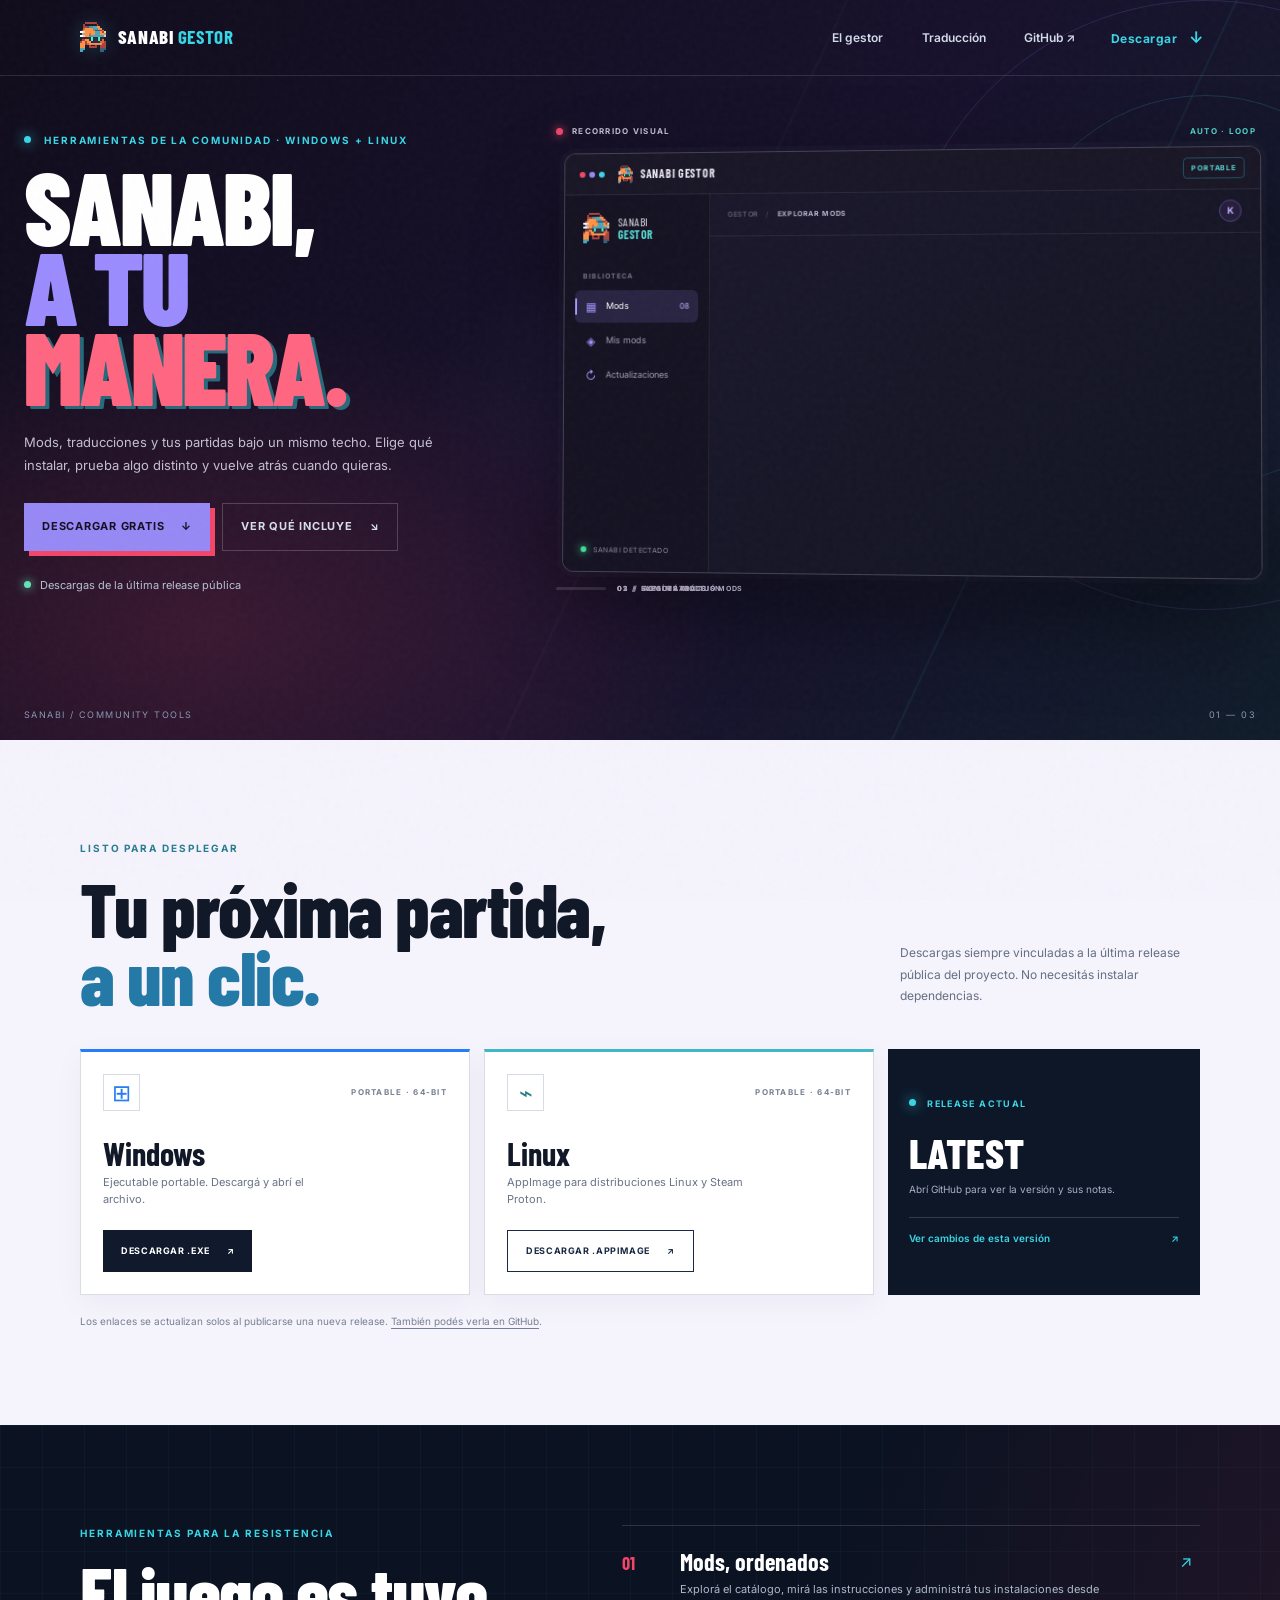
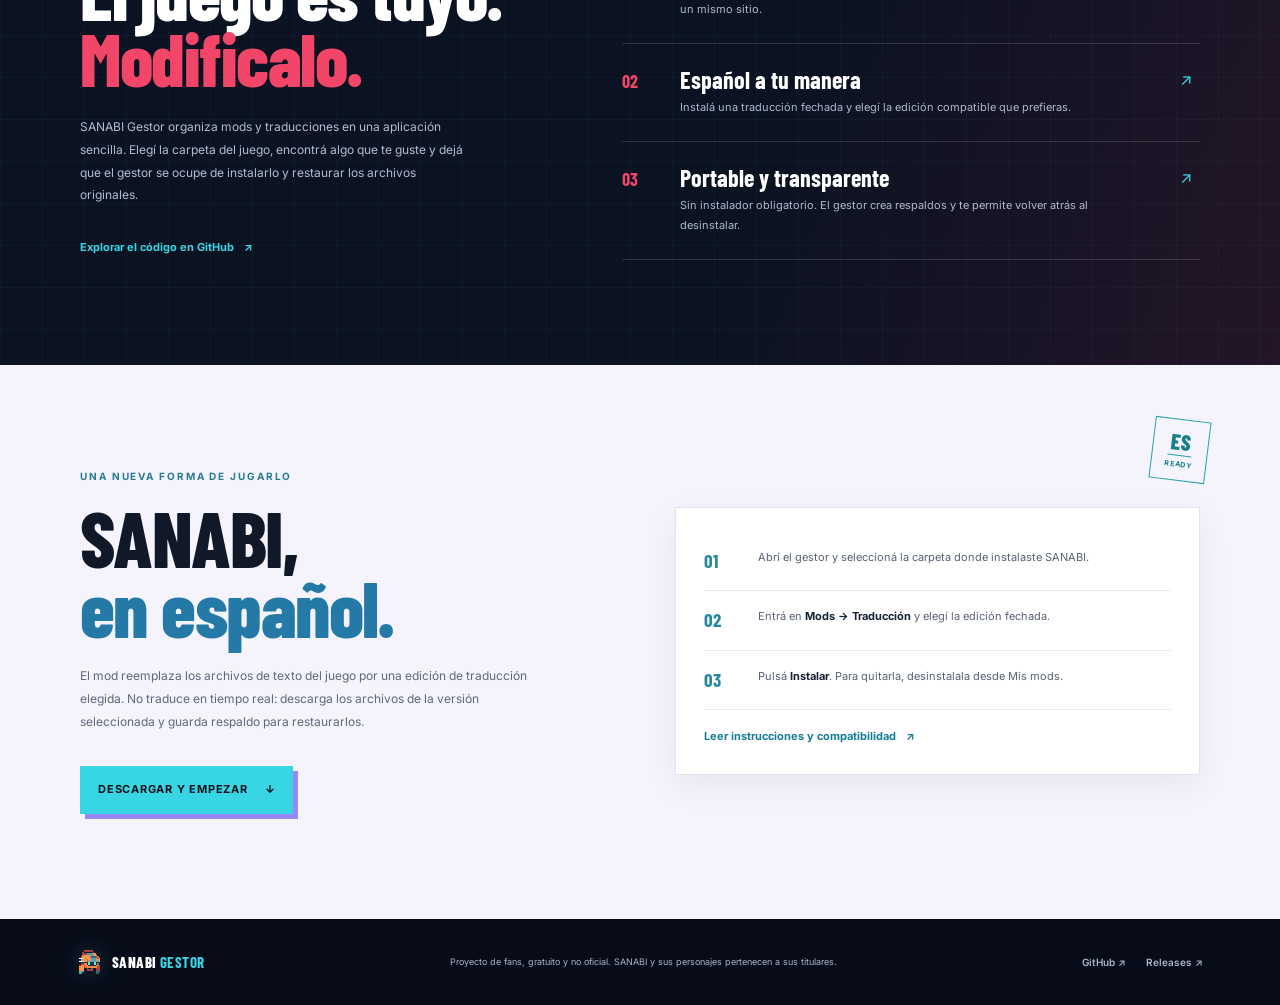
<file: website/index.html>
<!doctype html>
<html lang="es">
<head>
  <meta charset="utf-8">
  <meta name="viewport" content="width=device-width, initial-scale=1">
  <meta name="theme-color" content="#080c19">
  <meta name="description" content="SANABI Gestor: instala mods y traducciones de la comunidad. Descarga gratis la última versión portable para Windows o Linux.">
  <title>SANABI Gestor — Mods, traducciones y comunidad</title>
  <link rel="icon" type="image/x-icon" href="assets/favicon.ico">
  <link rel="apple-touch-icon" href="assets/gestor-icon.png">
  <link rel="preconnect" href="https://fonts.googleapis.com">
  <link rel="preconnect" href="https://fonts.gstatic.com" crossorigin>
  <link href="https://fonts.googleapis.com/css2?family=Barlow+Condensed:wght@500;600;700;800;900&family=Inter:wght@400;500;600;700&display=swap" rel="stylesheet">
  <link rel="stylesheet" href="styles.css">
  <script src="app.js" defer></script>
</head>
<body>
  <a class="skip-link" href="#contenido">Saltar al contenido</a>
  <div class="page-grain" aria-hidden="true"></div>
  <header class="topbar">
    <a class="brand" href="#inicio" aria-label="SANABI Gestor, inicio">
      <img class="brand-icon" src="assets/gestor-icon.png" alt="">
      <span>SANABI <b>GESTOR</b></span>
    </a>
    <nav aria-label="Navegación principal">
      <a href="#funciones">El gestor</a>
      <a href="#traduccion">Traducción</a>
      <a href="https://github.com/xXKuroiKenshiXx/SANABI-GESTOR" target="_blank" rel="noreferrer">GitHub <span aria-hidden="true">↗</span></a>
    </nav>
    <a class="nav-download" href="#descargar">Descargar <span aria-hidden="true">↓</span></a>
  </header>

  <main id="contenido">
    <section class="hero" id="inicio" aria-labelledby="hero-title">
      <div class="hero-orbit orbit-one" aria-hidden="true"></div><div class="hero-orbit orbit-two" aria-hidden="true"></div>
      <div class="hero-inner">
        <div class="hero-content">
          <p class="eyebrow"><span class="pulse"></span> Herramientas de la comunidad · Windows + Linux</p>
          <h1 id="hero-title">SANABI,<br><span>A TU</span><br><em>MANERA.</em></h1>
          <p class="hero-copy">Mods, traducciones y tus partidas bajo un mismo techo. Elige qué instalar, prueba algo distinto y vuelve atrás cuando quieras.</p>
          <div class="hero-actions">
            <a class="button button-primary" href="#descargar">Descargar gratis <span aria-hidden="true">↓</span></a>
            <a class="button button-quiet" href="#funciones">Ver qué incluye <span aria-hidden="true">↘</span></a>
          </div>
          <div class="release-line"><span class="release-dot"></span><span id="release-summary" aria-live="polite">Buscando la última release…</span></div>
        </div>
        <div class="demo-wrap">
          <div class="demo-label"><span class="demo-live"></span> RECORRIDO VISUAL <span class="demo-loop">AUTO · LOOP</span></div>
          <div class="demo-window" role="img" aria-label="Demostración visual animada de la interfaz del SANABI Gestor: exploración de mods, traducción y administración de instalaciones">
            <div class="demo-titlebar"><div class="demo-window-dots"><i></i><i></i><i></i></div><span><img src="assets/gestor-icon.png" alt=""> SANABI GESTOR</span><b>PORTABLE</b></div>
            <div class="demo-body">
              <aside class="demo-sidebar">
                <div class="demo-profile"><img src="assets/gestor-icon.png" alt=""><span>SANABI<br><b>GESTOR</b></span></div>
                <div class="demo-nav-label">BIBLIOTECA</div>
                <div class="demo-nav-item demo-nav-active"><i>▦</i> Mods <small>08</small></div>
                <div class="demo-nav-item"><i>◈</i> Mis mods</div>
                <div class="demo-nav-item"><i>↻</i> Actualizaciones</div>
                <div class="demo-side-bottom"><span class="demo-online"></span> SANABI DETECTADO</div>
              </aside>
              <div class="demo-main">
                <div class="demo-mainbar"><span>GESTOR <i>/</i> <b class="crumb-mods">EXPLORAR MODS</b><b class="crumb-translation">TRADUCCIONES</b><b class="crumb-installed">MIS MODS</b></span><span class="demo-avatar">K</span></div>
                <div class="demo-screen demo-screen-mods">
                  <div class="demo-screen-title"><div><small>CATÁLOGO DE LA COMUNIDAD</small><h3>Encontrá tu próximo mod.</h3></div><span class="demo-filter">⌕&nbsp; Buscar mods</span></div>
                  <div class="demo-pills"><b>Todos</b><span>Personajes</span><span>Visuales</span><span>Experimentales</span></div>
                  <div class="demo-mod-grid">
                    <article class="demo-mod-card"><div class="demo-thumb thumb-red"><span>SP//</span><i>✳</i></div><h4>Spider-Man · Animado</h4><p>Personaje · Verificado</p><b class="demo-install">INSTALAR&nbsp; +</b></article>
                    <article class="demo-mod-card"><div class="demo-thumb thumb-violet"><span>ES</span><i>文</i></div><h4>Traducción al español</h4><p>Idioma · 5 ediciones</p><b class="demo-installed">✓&nbsp; INSTALADO</b></article>
                    <article class="demo-mod-card demo-card-third"><div class="demo-thumb thumb-cyan"><span>02</span><i>↗</i></div><h4>Minigun experimental</h4><p>Experimental · En prueba</p><b class="demo-install">VER DETALLES&nbsp; ↗</b></article>
                  </div>
                  <div class="demo-toast"><span>✓</span><div><b>Mod instalado</b><small>Los archivos originales tienen respaldo.</small></div></div>
                </div>
                <div class="demo-screen demo-screen-translation">
                  <div class="demo-screen-title"><div><small>IDIOMA DEL JUEGO</small><h3>Elegí tu español.</h3></div><span class="demo-filter">5 ediciones</span></div>
                  <div class="demo-version"><span class="demo-version-icon">ES</span><div><b>Español latino · 2026</b><small>Compatible con la versión actual del juego</small></div><span class="demo-version-check">●</span></div>
                  <div class="demo-version demo-version-muted"><span class="demo-version-icon">ES</span><div><b>Español latino · archivo</b><small>Edición anterior · Ver detalles</small></div><span class="demo-version-chevron">›</span></div>
                  <div class="demo-progress-row"><span>Preparando archivos de idioma</span><b>LISTO</b></div><div class="demo-progress-track"><i></i></div>
                  <div class="demo-action-button">INSTALAR TRADUCCIÓN <span>↓</span></div>
                </div>
                <div class="demo-screen demo-screen-installed">
                  <div class="demo-screen-title"><div><small>TUS CAMBIOS, A MANO</small><h3>Mis mods instalados.</h3></div><span class="demo-filter">03 ACTIVOS</span></div>
                  <div class="demo-installed-row"><div class="demo-mini-thumb thumb-red">SP</div><div><b>Spider-Man · Animado</b><small>Personajes · Versión 1.2</small></div><span class="demo-toggle on"><i></i></span></div>
                  <div class="demo-installed-row"><div class="demo-mini-thumb thumb-violet">ES</div><div><b>Traducción al español</b><small>Idioma · Español latino</small></div><span class="demo-toggle on"><i></i></span></div>
                  <div class="demo-installed-row"><div class="demo-mini-thumb thumb-cyan">02</div><div><b>Minigun experimental</b><small>Experimental · En prueba</small></div><span class="demo-toggle"><i></i></span></div>
                  <div class="demo-backup-note"><span>↶</span> Cada mod conserva una copia para restaurar.</div>
                </div>
              </div>
            </div>
          </div>
          <div class="demo-caption"><span class="demo-timeline"><i></i></span><span class="caption-mods">01&nbsp; / &nbsp;EXPLORÁ MODS</span><span class="caption-translation">02&nbsp; / &nbsp;ELEGÍ TRADUCCIÓN</span><span class="caption-installed">03&nbsp; / &nbsp;ADMINISTRÁ TUS MODS</span><span class="demo-caption-note">Vista ilustrativa</span></div>
        </div>
      </div>
      <div class="hero-bottom"><span>SANABI / COMMUNITY TOOLS</span><span>01 — 03</span></div>
    </section>

    <section class="download-section section-wrap" id="descargar" aria-labelledby="download-title">
      <div class="section-heading">
        <div><p class="eyebrow eyebrow-dark">LISTO PARA DESPLEGAR</p><h2 id="download-title">Tu próxima partida,<br><span>a un clic.</span></h2></div>
        <p class="section-note">Descargas siempre vinculadas a la última release pública del proyecto. No necesitás instalar dependencias.</p>
      </div>
      <div class="download-grid">
        <article class="download-card download-windows">
          <div class="download-card-top"><span class="platform-icon windows-icon" aria-hidden="true">⊞</span><span class="platform-label">PORTABLE · 64-BIT</span></div>
          <div><h3>Windows</h3><p>Ejecutable portable. Descargá y abrí el archivo.</p></div>
          <a class="button button-dark" data-download="windows" href="https://github.com/xXKuroiKenshiXx/SANABI-GESTOR/releases/latest/download/SanabiGestor-windows-x64.exe">Descargar .EXE <span aria-hidden="true">↗</span></a>
        </article>
        <article class="download-card download-linux">
          <div class="download-card-top"><span class="platform-icon linux-icon" aria-hidden="true">⌁</span><span class="platform-label">PORTABLE · 64-BIT</span></div>
          <div><h3>Linux</h3><p>AppImage para distribuciones Linux y Steam Proton.</p></div>
          <a class="button button-outline" data-download="linux" href="https://github.com/xXKuroiKenshiXx/SANABI-GESTOR/releases/latest/download/SanabiGestor-x86_64.AppImage">Descargar .APPIMAGE <span aria-hidden="true">↗</span></a>
        </article>
        <div class="release-card">
          <div class="release-card-label"><span class="release-dot"></span> RELEASE ACTUAL</div>
          <p class="release-version" id="release-version">CARGANDO</p>
          <p class="release-date" id="release-date">Conectando con GitHub…</p>
          <a id="release-notes" href="https://github.com/xXKuroiKenshiXx/SANABI-GESTOR/releases/latest" target="_blank" rel="noreferrer">Ver cambios de esta versión <span aria-hidden="true">↗</span></a>
        </div>
      </div>
      <p class="download-footnote">Los enlaces se actualizan solos al publicarse una nueva release. <a href="https://github.com/xXKuroiKenshiXx/SANABI-GESTOR/releases/latest" target="_blank" rel="noreferrer">También podés verla en GitHub</a>.</p>
    </section>

    <section class="feature-section" id="funciones" aria-labelledby="feature-title">
      <div class="section-wrap feature-inner">
        <div class="feature-intro">
          <p class="eyebrow">HERRAMIENTAS PARA LA RESISTENCIA</p>
          <h2 id="feature-title">El juego es tuyo.<br><span>Modificalo.</span></h2>
          <p>SANABI Gestor organiza mods y traducciones en una aplicación sencilla. Elegí la carpeta del juego, encontrá algo que te guste y dejá que el gestor se ocupe de instalarlo y restaurar los archivos originales.</p>
          <a class="text-link" href="https://github.com/xXKuroiKenshiXx/SANABI-GESTOR" target="_blank" rel="noreferrer">Explorar el código en GitHub <span aria-hidden="true">↗</span></a>
        </div>
        <div class="feature-list">
          <article class="feature-row"><span class="feature-number">01</span><div><h3>Mods, ordenados</h3><p>Explorá el catálogo, mirá las instrucciones y administrá tus instalaciones desde un mismo sitio.</p></div><span class="feature-arrow" aria-hidden="true">↗</span></article>
          <article class="feature-row"><span class="feature-number">02</span><div><h3>Español a tu manera</h3><p>Instalá una traducción fechada y elegí la edición compatible que prefieras.</p></div><span class="feature-arrow" aria-hidden="true">↗</span></article>
          <article class="feature-row"><span class="feature-number">03</span><div><h3>Portable y transparente</h3><p>Sin instalador obligatorio. El gestor crea respaldos y te permite volver atrás al desinstalar.</p></div><span class="feature-arrow" aria-hidden="true">↗</span></article>
        </div>
      </div>
    </section>

    <section class="translation-section section-wrap" id="traduccion" aria-labelledby="translation-title">
      <div class="translation-copy">
        <p class="eyebrow eyebrow-dark">UNA NUEVA FORMA DE JUGARLO</p>
        <h2 id="translation-title">SANABI,<br><span>en español.</span></h2>
        <p>El mod reemplaza los archivos de texto del juego por una edición de traducción elegida. No traduce en tiempo real: descarga los archivos de la versión seleccionada y guarda respaldo para restaurarlos.</p>
        <a class="button button-primary" href="#descargar">Descargar y empezar <span aria-hidden="true">↓</span></a>
      </div>
      <div class="translation-steps" aria-label="Cómo instalar la traducción">
        <div class="step"><span>01</span><p>Abrí el gestor y seleccioná la carpeta donde instalaste SANABI.</p></div>
        <div class="step"><span>02</span><p>Entrá en <b>Mods → Traducción</b> y elegí la edición fechada.</p></div>
        <div class="step"><span>03</span><p>Pulsá <b>Instalar</b>. Para quitarla, desinstalala desde Mis mods.</p></div>
        <a class="text-link" href="https://github.com/xXKuroiKenshiXx/SANABI-GESTOR#mods-y-traducciones" target="_blank" rel="noreferrer">Leer instrucciones y compatibilidad <span aria-hidden="true">↗</span></a>
      </div>
      <div class="translation-signal" aria-hidden="true"><span>ES</span><i></i><b>READY</b></div>
    </section>

    <footer class="footer">
      <div class="footer-brand"><img class="brand-icon" src="assets/gestor-icon.png" alt=""><span>SANABI <b>GESTOR</b></span></div>
      <p>Proyecto de fans, gratuito y no oficial. SANABI y sus personajes pertenecen a sus titulares.</p>
      <div class="footer-links"><a href="https://github.com/xXKuroiKenshiXx/SANABI-GESTOR" target="_blank" rel="noreferrer">GitHub ↗</a><a href="https://github.com/xXKuroiKenshiXx/SANABI-GESTOR/releases/latest" target="_blank" rel="noreferrer">Releases ↗</a></div>
    </footer>
  </main>
</body>
</html>
</file>
<file: website/styles.css>
:root{color-scheme:dark;--ink:#080c19;--ink-soft:#10182b;--paper:#f3f4f6;--white:#fff;--cyan:#61e7ef;--blue:#327bff;--red:#ff3157;--muted:#aab4ca;--line:rgba(255,255,255,.14);--display:'Barlow Condensed',Impact,sans-serif;--body:'Inter',Arial,sans-serif}
*{box-sizing:border-box}
html{scroll-behavior:smooth;scroll-padding-top:88px}
body{margin:0;background:var(--paper);color:#111827;font-family:var(--body);font-size:15px;line-height:1.6}
a{color:inherit;text-decoration:none}
.skip-link{position:absolute;left:12px;top:-60px;z-index:50;padding:10px 14px;background:var(--cyan);color:var(--ink);font-weight:700}.skip-link:focus{top:12px}
.page-grain{position:fixed;inset:0;z-index:20;pointer-events:none;opacity:.055;background-image:url("data:image/svg+xml,%3Csvg viewBox='0 0 180 180' xmlns='http://www.w3.org/2000/svg'%3E%3Cfilter id='n'%3E%3CfeTurbulence type='fractalNoise' baseFrequency='.86' numOctaves='3' stitchTiles='stitch'/%3E%3C/filter%3E%3Crect width='100%25' height='100%25' filter='url(%23n)' opacity='.5'/%3E%3C/svg%3E")}
.topbar{height:76px;position:absolute;z-index:10;top:0;left:0;right:0;display:flex;align-items:center;justify-content:space-between;padding:0 clamp(22px,6vw,88px);border-bottom:1px solid rgba(255,255,255,.12);color:var(--white)}
.brand,.footer-brand{display:inline-flex;align-items:center;gap:11px;font-family:var(--display);font-size:19px;font-weight:800;letter-spacing:.03em}.brand b,.footer-brand b{color:var(--cyan);font-weight:700}
.brand-mark{position:relative;display:inline-flex;width:21px;height:21px;align-items:flex-end;gap:3px;transform:skew(-18deg)}.brand-mark i{display:block;width:4px;background:var(--cyan)}.brand-mark i:nth-child(1){height:11px}.brand-mark i:nth-child(2){height:17px;background:var(--red)}.brand-mark i:nth-child(3){height:21px}
.topbar nav{display:flex;gap:clamp(20px,3vw,44px);margin-left:auto;margin-right:36px;font-size:12px;font-weight:600;color:#d3daea}.topbar nav a,.footer-links a{transition:color .18s}.topbar nav a:hover,.footer-links a:hover{color:var(--cyan)}
.nav-download{font-size:12px;font-weight:700;letter-spacing:.04em;color:var(--cyan)}.nav-download span{margin-left:8px;font-size:16px}
.hero{position:relative;min-height:690px;height:min(850px,100svh);overflow:hidden;background:radial-gradient(ellipse at 76% 34%,rgba(255,49,87,.24),transparent 33%),radial-gradient(ellipse at 16% 63%,rgba(50,123,255,.28),transparent 38%),linear-gradient(115deg,#080c19 8%,#0b1427 55%,#111329)}
.hero-grid{position:absolute;inset:0;background-image:linear-gradient(rgba(116,158,219,.09) 1px,transparent 1px),linear-gradient(90deg,rgba(116,158,219,.08) 1px,transparent 1px);background-size:54px 54px;mask-image:linear-gradient(transparent 2%,#000 45%,transparent 100%);transform:perspective(500px) rotateX(17deg) scale(1.3);transform-origin:center bottom}
.hero-content{position:relative;z-index:3;width:min(560px,calc(100% - 44px));margin-left:clamp(24px,12vw,180px);padding-top:clamp(150px,22vh,215px);color:var(--white)}
.eyebrow{margin:0 0 18px;color:var(--cyan);font-size:10px;font-weight:700;letter-spacing:.19em;text-transform:uppercase}.pulse,.release-dot{display:inline-block;width:7px;height:7px;border-radius:50%;background:var(--cyan);box-shadow:0 0 13px var(--cyan);vertical-align:1px}.pulse{margin-right:9px}
h1,h2,h3,p{margin-top:0}.hero h1{margin:0;font-family:var(--display);font-size:clamp(74px,10.5vw,148px);font-weight:900;line-height:.76;letter-spacing:-.025em}.hero h1 span{color:var(--cyan)}.hero h1 em{color:var(--red);font-style:normal;text-shadow:4px 3px 0 rgba(50,123,255,.6)}
.hero-copy{max-width:440px;margin:27px 0 25px;color:#c1cadd;font-size:14px;line-height:1.8}
.hero-actions{display:flex;flex-wrap:wrap;align-items:center;gap:12px}.button{min-height:48px;padding:0 18px;display:inline-flex;align-items:center;justify-content:center;gap:17px;font-size:11px;font-weight:700;letter-spacing:.07em;text-transform:uppercase;transition:transform .18s,background .18s,border-color .18s,color .18s}.button:hover{transform:translateY(-2px)}.button-primary{background:var(--cyan);color:#06111a;box-shadow:5px 5px 0 var(--blue)}.button-primary:hover{background:#a0f7f9}.button-quiet{color:#d7deec;border:1px solid rgba(255,255,255,.2)}.button-quiet:hover{border-color:var(--cyan);color:var(--cyan)}
.release-line{margin-top:26px;color:#b7c2d5;font-size:11px}.release-line .release-dot{margin-right:9px;background:#63e3b4;box-shadow:0 0 10px #63e3b4}
.hero-stamp{position:absolute;z-index:3;top:23%;right:clamp(30px,11vw,160px);width:86px;height:96px;border:1px solid rgba(97,231,239,.65);display:flex;flex-direction:column;align-items:center;justify-content:center;transform:rotate(7deg);color:var(--cyan);font-family:var(--display);font-weight:800;line-height:.92;text-align:center}.hero-stamp b{position:absolute;right:-10px;bottom:-13px;background:var(--red);color:white;padding:1px 6px;font-size:14px}
.hero-bottom{position:absolute;bottom:21px;left:clamp(24px,6vw,88px);right:clamp(24px,6vw,88px);display:flex;justify-content:space-between;color:#8996b1;font-size:9px;letter-spacing:.16em}
.city{position:absolute;bottom:0;right:0;display:flex;align-items:flex-end;gap:10px;width:57%;height:55%;opacity:.7;pointer-events:none}.city i{position:relative;display:block;flex:1;height:45%;border:1px solid rgba(97,231,239,.24);background:linear-gradient(180deg,rgba(24,42,73,.88),rgba(10,16,34,.96));clip-path:polygon(0 8%,100% 0,100% 100%,0 100%)}.city i:after{content:"";position:absolute;inset:18px 12px;background:repeating-linear-gradient(90deg,transparent 0 15px,rgba(97,231,239,.2) 16px 18px,transparent 19px 34px),repeating-linear-gradient(0deg,transparent 0 22px,rgba(97,231,239,.13) 23px 24px)}.city i:nth-child(2){height:71%;flex:1.2}.city i:nth-child(3){height:57%;flex:.8}.city i:nth-child(4){height:91%;flex:1.2;clip-path:polygon(0 10%,18% 0,100% 6%,100% 100%,0 100%)}.city i:nth-child(5){height:58%;flex:.8}.city-front{z-index:2;right:4%;width:49%;height:30%;opacity:.47;filter:drop-shadow(0 0 13px rgba(50,123,255,.5))}.city-front i{height:71%;background:linear-gradient(180deg,rgba(38,49,79,.7),rgba(7,12,24,.9));border-color:rgba(255,49,87,.3)}.city-front i:nth-child(2){height:91%}.city-front i:nth-child(3){height:56%}.city-front i:nth-child(4){height:78%}
.hero-cable{position:absolute;z-index:2;width:1px;height:70%;top:10%;background:linear-gradient(transparent,rgba(97,231,239,.8),transparent);transform:rotate(30deg);transform-origin:center;opacity:.65}.cable-one{right:29%}.cable-two{right:18%;top:28%;height:45%;transform:rotate(-29deg);background:linear-gradient(transparent,rgba(255,49,87,.9),transparent)}
.section-wrap{width:min(1120px,calc(100% - 48px));margin-inline:auto}.download-section{padding-top:100px;padding-bottom:96px}.section-heading{display:flex;align-items:flex-end;justify-content:space-between;gap:30px;margin-bottom:38px}.eyebrow-dark{color:#287b91}.section-heading h2,.feature-intro h2,.translation-copy h2{margin:0;font-family:var(--display);font-size:clamp(47px,6.2vw,76px);font-weight:800;line-height:.9;letter-spacing:-.02em}.section-heading h2 span,.translation-copy h2 span{color:#2479a6}.section-note{max-width:300px;margin:0 0 4px;color:#657083;font-size:12px;line-height:1.8}
.download-grid{display:grid;grid-template-columns:1fr 1fr .8fr;gap:14px}.download-card{min-height:246px;padding:22px;display:flex;flex-direction:column;justify-content:space-between;border:1px solid #d8dce3;background:#fff;box-shadow:0 8px 28px rgba(13,24,48,.045)}.download-windows{border-top:3px solid #287bff}.download-linux{border-top:3px solid #41b7c5}.download-card-top{display:flex;align-items:center;justify-content:space-between}.platform-icon{width:37px;height:37px;display:grid;place-items:center;border:1px solid #d6dce5;color:#267cf0;font-size:23px}.linux-icon{color:#287e8a}.platform-label{font-size:8px;letter-spacing:.16em;color:#778092;font-weight:700}.download-card h3{margin:5px 0;font-family:var(--display);font-size:32px;line-height:1}.download-card p{max-width:245px;margin:0;color:#697386;font-size:11px}.button-dark{background:#101a2c;color:#fff}.button-dark:hover{background:#2259b1}.button-outline{border:1px solid #192a42;color:#192a42}.button-outline:hover{background:#e7fafa;border-color:#45bec7}.download-card .button{align-self:flex-start;min-height:42px;font-size:9px}
.release-card{padding:21px;background:#0d1728;color:white;display:flex;flex-direction:column;justify-content:center;min-height:246px}.release-card-label{color:var(--cyan);font-size:9px;font-weight:700;letter-spacing:.15em}.release-card-label .release-dot{margin-right:8px}.release-version{margin:20px 0 0;font-family:var(--display);font-size:42px;font-weight:800;line-height:1}.release-date{margin:8px 0 20px;color:#a5b1c7;font-size:10px}.release-card>a{padding-top:12px;border-top:1px solid rgba(255,255,255,.16);color:var(--cyan);font-size:10px;font-weight:600}.release-card>a span{float:right}.download-footnote{margin:18px 0 0;color:#778092;font-size:10px}.download-footnote a{text-decoration:underline;text-underline-offset:3px}
.feature-section{position:relative;overflow:hidden;background:#0b1222;color:white}.feature-section:before{content:"";position:absolute;inset:0;background:linear-gradient(110deg,transparent 60%,rgba(255,49,87,.1)),linear-gradient(rgba(97,231,239,.035) 1px,transparent 1px),linear-gradient(90deg,rgba(97,231,239,.035) 1px,transparent 1px);background-size:auto,42px 42px,42px 42px}.feature-inner{position:relative;display:grid;grid-template-columns:.85fr 1.15fr;gap:clamp(50px,9vw,130px);padding-top:100px;padding-bottom:105px}.feature-intro h2{font-size:clamp(50px,6vw,74px)}.feature-intro h2 span{color:var(--red)}.feature-intro>p:not(.eyebrow){max-width:390px;margin:24px 0;color:#b2bdd0;font-size:12px;line-height:1.9}.text-link{display:inline-block;margin-top:8px;color:var(--cyan);font-size:11px;font-weight:700}.text-link span{margin-left:7px}.feature-row{display:grid;grid-template-columns:42px 1fr 20px;gap:16px;align-items:start;padding:23px 0;border-bottom:1px solid rgba(255,255,255,.14)}.feature-row:first-child{border-top:1px solid rgba(255,255,255,.14)}.feature-number{color:var(--red);font-family:var(--display);font-size:18px;font-weight:700}.feature-row h3{margin:0 0 5px;font-family:var(--display);font-size:24px;line-height:1.1}.feature-row p{max-width:430px;margin:0;color:#aeb9cb;font-size:11px;line-height:1.8}.feature-arrow{color:var(--cyan);font-size:16px}
.translation-section{position:relative;display:grid;grid-template-columns:1fr 1fr;gap:70px;padding-top:103px;padding-bottom:105px}.translation-copy h2{font-size:clamp(52px,6.4vw,78px)}.translation-copy>p:not(.eyebrow){max-width:450px;margin:23px 0;color:#5f697a;font-size:12px;line-height:1.9}.translation-copy .button{margin-top:9px}.translation-steps{align-self:center;padding:24px 28px;background:white;border:1px solid #e1e4e9;box-shadow:0 10px 32px rgba(13,24,48,.06)}.step{display:grid;grid-template-columns:38px 1fr;gap:16px;align-items:start;padding:14px 0;border-bottom:1px solid #e7e9ed}.step>span{color:#2689a3;font-family:var(--display);font-size:19px;font-weight:700}.step p{margin:2px 0;color:#586274;font-size:11px;line-height:1.8}.step b{color:#182235}.translation-steps .text-link{margin:18px 0 4px;color:#167d97}.translation-signal{position:absolute;right:-8px;top:54px;width:56px;height:62px;display:grid;place-content:center;text-align:center;border:1px solid #28a2aa;color:#16808a;transform:rotate(7deg)}.translation-signal span{font-family:var(--display);font-size:22px;font-weight:800;line-height:1}.translation-signal i{width:24px;height:1px;margin:3px auto;background:#28a2aa}.translation-signal b{font-size:7px;letter-spacing:.12em}
.footer{min-height:86px;padding:20px clamp(24px,6vw,88px);display:flex;align-items:center;justify-content:space-between;gap:24px;background:#080c19;color:#aab4c7}.footer-brand{color:white;font-size:15px}.footer-brand .brand-mark{width:18px;height:18px}.footer-brand .brand-mark i:nth-child(1){height:9px}.footer-brand .brand-mark i:nth-child(2){height:14px}.footer-brand .brand-mark i:nth-child(3){height:18px}.footer p{max-width:420px;margin:0;font-size:9px}.footer-links{display:flex;gap:20px;font-size:10px;font-weight:600}
@media(max-width:850px){.download-grid{grid-template-columns:1fr 1fr}.release-card{grid-column:1/-1;min-height:150px}.feature-inner{gap:45px}.translation-section{gap:35px}.city{width:72%;opacity:.45}.hero-stamp{right:7%;top:19%}}
@media(max-width:620px){html{scroll-padding-top:65px}.topbar{height:64px;padding:0 18px}.brand{font-size:16px}.topbar nav{gap:14px;margin-right:0;font-size:10px}.topbar nav a:first-child{display:none}.nav-download{display:none}.hero{min-height:680px;height:94svh;max-height:800px}.hero-content{margin-left:24px;padding-top:clamp(155px,23vh,210px)}.eyebrow{font-size:8px;letter-spacing:.14em}.hero h1{font-size:clamp(68px,17vw,106px)}.hero-copy{max-width:335px;font-size:12px}.hero-actions{align-items:stretch;flex-direction:column;width:max-content}.hero-actions .button{min-width:213px}.city{width:100%;height:43%;opacity:.36}.city-front{width:84%;right:0;height:28%}.hero-stamp{width:61px;height:70px;right:8%;top:14%;font-size:11px}.hero-stamp b{font-size:11px}.cable-one{right:18%}.cable-two{right:8%}.section-wrap{width:calc(100% - 36px)}.download-section{padding:70px 0}.section-heading{display:block;margin-bottom:25px}.section-heading h2,.feature-intro h2,.translation-copy h2{font-size:54px}.section-note{margin-top:17px}.download-grid{grid-template-columns:1fr}.download-card{min-height:220px;padding:20px}.release-card{grid-column:auto;min-height:175px}.release-version{font-size:36px}.feature-inner{grid-template-columns:1fr;gap:36px;padding:70px 0}.feature-intro>p:not(.eyebrow){max-width:500px}.translation-section{grid-template-columns:1fr;gap:28px;padding:72px 0}.translation-signal{top:43px;right:0;transform:scale(.82) rotate(7deg)}.translation-copy{padding-right:30px}.translation-steps{padding:18px}.footer{align-items:flex-start;flex-wrap:wrap;padding:22px 18px;gap:12px}.footer p{order:3;flex-basis:100%;max-width:none}.footer-links{margin-left:auto;gap:13px}.hero-bottom{left:18px;right:18px;font-size:8px}}
@media(prefers-reduced-motion:reduce){html{scroll-behavior:auto}*,*:before,*:after{animation-duration:.01ms!important;animation-iteration-count:1!important;scroll-behavior:auto!important;transition-duration:.01ms!important}}

/* Second pass: use the manager's violet/coral/cyan identity and showcase its UI. */
:root{--ink:#100c1b;--ink-soft:#1b1530;--paper:#f5f3fc;--cyan:#38d6e5;--blue:#9689f5;--red:#f24669}
.brand-icon{width:30px;height:30px;object-fit:contain;image-rendering:pixelated;filter:drop-shadow(0 0 10px rgba(56,214,229,.22))}
.footer-brand .brand-icon{width:24px;height:24px}
.hero{height:auto;min-height:740px;max-height:none;padding:125px 0 58px;background:radial-gradient(ellipse at 72% 54%,rgba(150,137,245,.17),transparent 38%),radial-gradient(ellipse at 16% 85%,rgba(242,70,105,.17),transparent 35%),linear-gradient(125deg,#100c1b 0%,#17112c 58%,#101c2a 100%)}
.hero:before{position:absolute;content:"";inset:0;background:linear-gradient(115deg,transparent 52%,rgba(255,255,255,.025) 52.1%,transparent 52.3%),linear-gradient(115deg,transparent 76%,rgba(56,214,229,.08) 76.1%,transparent 76.25%);pointer-events:none}
.hero-grid,.city,.hero-cable{display:none}
.hero-inner{position:relative;z-index:2;width:min(1240px,calc(100% - 48px));margin:0 auto;display:grid;grid-template-columns:.78fr 1.22fr;gap:clamp(35px,6vw,85px);align-items:center}
.hero-content{width:auto;margin:0;padding:0;align-self:center}
.hero h1{font-size:clamp(76px,8vw,116px);line-height:.78;letter-spacing:-.025em}
.hero h1 span{color:#9b8cff}.hero h1 em{color:#ff6681;text-shadow:4px 3px 0 rgba(56,214,229,.45)}
.hero-copy{max-width:420px;margin:25px 0;color:#c3bfd2;font-size:13px}
.hero-actions .button-primary{background:#9689f5;box-shadow:5px 5px 0 #f24669;color:#140f22}.hero-actions .button-primary:hover{background:#b2a8ff}
.hero-orbit{position:absolute;z-index:0;border:1px solid rgba(150,137,245,.16);border-radius:50%;pointer-events:none}.orbit-one{width:610px;height:610px;right:-230px;top:0}.orbit-two{width:390px;height:390px;right:-120px;top:95px;border-color:rgba(56,214,229,.17)}
.hero-bottom{left:max(24px,calc((100vw - 1240px)/2));right:max(24px,calc((100vw - 1240px)/2));bottom:18px}
.demo-wrap{position:relative;width:100%;max-width:700px;justify-self:end;perspective:1300px;animation:demo-arrive .9s cubic-bezier(.2,.8,.2,1) both}
@keyframes demo-arrive{from{opacity:0;transform:translateY(22px) rotateY(-3deg)}to{opacity:1;transform:translateY(0) rotateY(0)}}
.demo-label{display:flex;align-items:center;gap:9px;margin:0 0 11px;color:#c6c0d6;font-size:8px;font-weight:700;letter-spacing:.16em}.demo-live{width:7px;height:7px;border-radius:50%;background:#f24669;box-shadow:0 0 10px #f24669}.demo-loop{margin-left:auto;color:#54d8cf;font-size:8px}
.demo-window{overflow:hidden;border:1px solid rgba(207,199,239,.27);border-radius:12px;background:#11101c;box-shadow:0 35px 90px rgba(0,0,0,.46),0 0 0 5px rgba(255,255,255,.025);transform:rotateY(-4deg) rotateX(1deg);transform-origin:center}
.demo-titlebar{height:42px;display:flex;align-items:center;gap:12px;padding:0 15px;border-bottom:1px solid rgba(255,255,255,.08);background:#191626;color:#e9e6f1;font-family:var(--display);font-size:12px;font-weight:700;letter-spacing:.06em}.demo-titlebar>span{display:flex;align-items:center;gap:7px}.demo-titlebar>span img{width:18px;height:18px;image-rendering:pixelated}.demo-titlebar>b{margin-left:auto;padding:4px 7px;border:1px solid rgba(56,214,229,.28);border-radius:4px;color:#56d8d1;font-family:var(--body);font-size:7px;letter-spacing:.12em}.demo-window-dots{display:flex;gap:4px}.demo-window-dots i{width:6px;height:6px;border-radius:50%;background:#f24669}.demo-window-dots i:nth-child(2){background:#9689f5}.demo-window-dots i:nth-child(3){background:#38d6e5}
.demo-body{height:382px;display:grid;grid-template-columns:150px 1fr;color:#eeeaf4}.demo-sidebar{position:relative;padding:18px 11px;background:#151222;border-right:1px solid rgba(255,255,255,.07)}.demo-profile{display:flex;align-items:center;gap:8px;margin:0 0 28px 5px;font-family:var(--display);font-size:12px;line-height:1.02;letter-spacing:.035em}.demo-profile img{width:31px;height:31px;image-rendering:pixelated}.demo-profile b{color:#54d8d1}.demo-nav-label{margin:0 8px 9px;color:#777287;font-size:7px;font-weight:700;letter-spacing:.14em}.demo-nav-item{position:relative;display:flex;align-items:center;gap:9px;height:33px;margin:2px 0;padding:0 9px;border-radius:6px;color:#9f9bad;font-size:9px}.demo-nav-item i{width:14px;color:#9e91f6;font-style:normal;font-size:12px;text-align:center}.demo-nav-active{background:rgba(150,137,245,.15);color:white}.demo-nav-active:before{position:absolute;left:0;top:8px;bottom:8px;width:2px;border-radius:2px;background:#a697ff;content:""}.demo-nav-active small{margin-left:auto;color:#c6bbff;font-size:8px}.demo-side-bottom{position:absolute;left:18px;right:8px;bottom:16px;color:#8b879a;font-size:7px;letter-spacing:.06em}.demo-online{display:inline-block;width:6px;height:6px;margin-right:5px;border-radius:50%;background:#3ddc97;box-shadow:0 0 8px #3ddc97}
.demo-main{position:relative;overflow:hidden;background:linear-gradient(140deg,#1b172b,#111523)}.demo-mainbar{height:43px;padding:0 18px;display:flex;align-items:center;justify-content:space-between;border-bottom:1px solid rgba(255,255,255,.07);color:#777487;font-size:7px;letter-spacing:.09em}.demo-mainbar i{margin:0 5px;color:#514b62;font-style:normal}.demo-mainbar b{color:#b8b0cb}.demo-mainbar .crumb-translation,.demo-mainbar .crumb-installed{display:none}.demo-avatar{width:22px;height:22px;display:grid;place-items:center;border:1px solid #4d3f76;border-radius:50%;background:#251d3b;color:#c0b5ff;font-size:9px;font-weight:700}
.demo-screen{position:absolute;inset:44px 18px 16px;opacity:0;animation-duration:13.5s;animation-timing-function:linear;animation-iteration-count:infinite}.demo-screen-mods{animation-name:screen-mods}.demo-screen-translation{animation-name:screen-translation}.demo-screen-installed{animation-name:screen-installed}
@keyframes screen-mods{0%,27%{opacity:1;transform:translateY(0)}31%,100%{opacity:0;transform:translateY(-5px)}}
@keyframes screen-translation{0%,31%{opacity:0;transform:translateY(5px)}35%,60%{opacity:1;transform:translateY(0)}64%,100%{opacity:0;transform:translateY(-5px)}}
@keyframes screen-installed{0%,64%{opacity:0;transform:translateY(5px)}68%,93%{opacity:1;transform:translateY(0)}97%,100%{opacity:0;transform:translateY(-5px)}}
.demo-screen-title{display:flex;align-items:flex-end;justify-content:space-between;gap:10px;margin:0 0 14px}.demo-screen-title small{display:block;margin-bottom:4px;color:#9a8ef3;font-size:7px;font-weight:700;letter-spacing:.13em}.demo-screen-title h3{margin:0;color:#f4f0fa;font-family:var(--display);font-size:23px;line-height:1.05}.demo-filter{padding:6px 9px;border:1px solid rgba(255,255,255,.11);border-radius:5px;color:#9994a7;font-size:7px}.demo-pills{display:flex;gap:6px;margin-bottom:12px}.demo-pills>*{padding:5px 9px;border:1px solid rgba(255,255,255,.09);border-radius:12px;color:#9e9aac;font-size:7px}.demo-pills>b{border-color:rgba(150,137,245,.45);background:rgba(150,137,245,.17);color:#d7d0ff}
.demo-mod-grid{display:grid;grid-template-columns:repeat(3,1fr);gap:9px}.demo-mod-card{min-width:0;padding:7px;border:1px solid rgba(255,255,255,.1);border-radius:7px;background:rgba(255,255,255,.035)}.demo-thumb{position:relative;height:80px;overflow:hidden;display:grid;place-items:center;border-radius:5px;font-family:var(--display);font-size:31px;font-weight:900;letter-spacing:-.05em}.demo-thumb:after{position:absolute;inset:0;background:repeating-linear-gradient(125deg,transparent 0 14px,rgba(255,255,255,.12) 15px 16px,transparent 17px 29px);content:""}.thumb-red{background:radial-gradient(circle at 70% 20%,#f24669,transparent 42%),linear-gradient(135deg,#2d1d35,#122d41);color:#ffb0c2}.thumb-violet{background:radial-gradient(circle at 65% 25%,#a697ff,transparent 43%),linear-gradient(135deg,#251a40,#17343a);color:#eee9ff}.thumb-cyan{background:radial-gradient(circle at 60% 30%,#38d6e5,transparent 42%),linear-gradient(135deg,#162644,#342345);color:#c8faff}.demo-thumb i{position:absolute;z-index:1;right:9px;top:4px;color:rgba(255,255,255,.7);font-style:normal;font-size:15px}.demo-mod-card h4{overflow:hidden;margin:8px 0 3px;color:#e5e1ed;font-size:8px;text-overflow:ellipsis;white-space:nowrap}.demo-mod-card p{margin:0 0 8px;color:#8f8a9d;font-size:7px}.demo-install,.demo-installed{display:inline-block;padding:4px 6px;border-radius:3px;background:rgba(150,137,245,.16);color:#b9afff;font-size:6px;letter-spacing:.04em}.demo-installed{background:rgba(61,220,151,.12);color:#58d99e}.demo-toast{position:absolute;right:9px;bottom:6px;display:flex;align-items:center;gap:8px;padding:8px 11px;border:1px solid rgba(61,220,151,.25);border-radius:6px;background:#1b2630;box-shadow:0 5px 18px rgba(0,0,0,.3);opacity:0;animation:toast-show 13.5s infinite}.demo-toast>span{width:18px;height:18px;display:grid;place-items:center;border-radius:50%;background:#3ddc97;color:#0d241e;font-size:11px}.demo-toast b,.demo-toast small{display:block}.demo-toast b{font-size:7px}.demo-toast small{color:#9fabb2;font-size:6px}@keyframes toast-show{0%,17%{opacity:0;transform:translateY(5px)}20%,27%{opacity:1;transform:translateY(0)}32%,100%{opacity:0}}
.demo-version{display:flex;align-items:center;gap:11px;margin:10px 0;padding:12px;border:1px solid rgba(150,137,245,.48);border-radius:7px;background:rgba(150,137,245,.12)}.demo-version-icon{width:31px;height:31px;display:grid;place-items:center;border-radius:6px;background:#30264b;color:#c5bbff;font-family:var(--display);font-size:14px;font-weight:800}.demo-version b,.demo-version small{display:block}.demo-version b{font-size:9px}.demo-version small{margin-top:3px;color:#9691a6;font-size:7px}.demo-version-check{margin-left:auto;color:#7ce4bb;font-size:17px}.demo-version-muted{border-color:rgba(255,255,255,.08);background:rgba(255,255,255,.025);opacity:.68}.demo-version-chevron{margin-left:auto;color:#aaa5b4}.demo-progress-row{display:flex;justify-content:space-between;margin-top:17px;color:#a5a0b1;font-size:7px}.demo-progress-row b{color:#60dcae;letter-spacing:.08em}.demo-progress-track{height:4px;margin-top:7px;overflow:hidden;border-radius:3px;background:#343044}.demo-progress-track i{display:block;width:100%;height:100%;background:linear-gradient(90deg,#9689f5,#38d6e5);transform:scaleX(0);transform-origin:left;animation:progress-done 13.5s infinite}@keyframes progress-done{0%,38%{transform:scaleX(0)}48%,60%{transform:scaleX(1)}64%,100%{transform:scaleX(0)}}.demo-action-button{display:flex;justify-content:space-between;margin-top:15px;padding:10px 12px;border-radius:5px;background:#9689f5;color:#151121;font-size:7px;font-weight:800;letter-spacing:.08em}.demo-installed-row{display:flex;align-items:center;gap:10px;margin:8px 0;padding:9px;border:1px solid rgba(255,255,255,.08);border-radius:7px;background:rgba(255,255,255,.025)}.demo-mini-thumb{width:36px;height:34px;display:grid;place-items:center;border-radius:5px;font-family:var(--display);font-weight:800;font-size:12px}.demo-installed-row div:nth-child(2){min-width:0}.demo-installed-row b,.demo-installed-row small{display:block}.demo-installed-row b{overflow:hidden;color:#e7e3ed;font-size:8px;text-overflow:ellipsis;white-space:nowrap}.demo-installed-row small{margin-top:3px;color:#918c9e;font-size:7px}.demo-toggle{width:30px;height:16px;display:flex;align-items:center;margin-left:auto;padding:2px;border-radius:10px;background:#4b4656}.demo-toggle i{width:12px;height:12px;border-radius:50%;background:#bbb5c8}.demo-toggle.on{justify-content:flex-end;background:#5e4aa8}.demo-toggle.on i{background:#d4caff}.demo-backup-note{margin-top:13px;padding:9px;border:1px solid rgba(56,214,229,.15);border-radius:5px;background:rgba(56,214,229,.05);color:#9fabb5;font-size:7px}.demo-backup-note span{margin-right:5px;color:#50d8d7}.demo-caption{height:27px;display:flex;align-items:center;gap:10px;color:#a7a0b7;font-size:7px;font-weight:700;letter-spacing:.1em}.demo-caption>span:not(.demo-timeline){display:none}.caption-mods{animation:caption-mods 13.5s infinite}.caption-translation{animation:caption-translation 13.5s infinite}.caption-installed{animation:caption-installed 13.5s infinite}.demo-caption-note{margin-left:auto;color:#777386;font-weight:500;letter-spacing:0}.demo-timeline{width:50px;height:3px;overflow:hidden;border-radius:3px;background:rgba(255,255,255,.15)}.demo-timeline i{display:block;height:100%;background:#38d6e5;transform:scaleX(0);transform-origin:left;animation:timeline 13.5s linear infinite}@keyframes timeline{to{transform:scaleX(1)}}
@keyframes caption-mods{0%,27%{display:block;opacity:1}31%,100%{display:none;opacity:0}}@keyframes caption-translation{0%,31%{display:none;opacity:0}35%,60%{display:block;opacity:1}64%,100%{display:none;opacity:0}}@keyframes caption-installed{0%,64%{display:none;opacity:0}68%,93%{display:block;opacity:1}97%,100%{display:none;opacity:0}}
@media(max-width:1000px){.hero-inner{grid-template-columns:.75fr 1.25fr;gap:28px}.hero h1{font-size:clamp(68px,8.3vw,94px)}.demo-body{grid-template-columns:125px 1fr;height:355px}.demo-sidebar{padding-inline:8px}.demo-mod-grid{gap:6px}.demo-thumb{height:68px}.demo-screen-title h3{font-size:20px}}
@media(max-width:700px){.hero{min-height:0;padding:118px 0 64px}.hero-inner{width:calc(100% - 36px);grid-template-columns:1fr;gap:32px}.hero-content{max-width:480px}.hero h1{font-size:clamp(74px,15vw,100px)}.demo-wrap{max-width:620px;justify-self:center;width:100%}.demo-window{transform:none}.demo-body{height:340px;grid-template-columns:112px 1fr}.demo-sidebar{padding:14px 7px}.demo-profile{gap:5px;margin-left:3px;font-size:10px}.demo-profile img{width:25px;height:25px}.demo-nav-item{gap:5px;padding:0 6px;font-size:8px}.demo-side-bottom{left:9px;font-size:6px}.demo-screen{inset:44px 12px 12px}.demo-screen-title h3{font-size:18px}.demo-filter{font-size:6px}.demo-pills{gap:4px}.demo-pills>*{padding:4px 6px;font-size:6px}.demo-mod-card{padding:5px}.demo-thumb{height:58px}.demo-mod-card h4{font-size:7px}.demo-mod-card p{font-size:6px}.demo-install,.demo-installed{padding:4px 4px;font-size:5px}.demo-caption{font-size:6px}.hero-orbit{display:none}}
@media(max-width:440px){.demo-body{height:310px;grid-template-columns:90px 1fr}.demo-sidebar{padding:12px 5px}.demo-profile img{width:21px;height:21px}.demo-profile{font-size:9px}.demo-nav-item{gap:4px;padding:0 4px;font-size:7px}.demo-nav-item i{font-size:10px}.demo-nav-label{font-size:6px}.demo-side-bottom{font-size:5px;left:6px}.demo-mainbar{padding:0 10px;font-size:6px}.demo-screen{inset:44px 9px 9px}.demo-screen-title h3{font-size:16px}.demo-filter{padding:4px 6px}.demo-mod-grid{gap:4px}.demo-thumb{height:47px}.demo-mod-card h4{font-size:6px}.demo-mod-card p{font-size:5px}.demo-installed-row{gap:6px;padding:6px}.demo-installed-row b{font-size:7px}.demo-installed-row small{font-size:6px}.demo-mini-thumb{width:29px;height:29px}.demo-caption-note{display:none}.hero-bottom{display:none}}
@media(prefers-reduced-motion:reduce){.demo-wrap{animation:none}.demo-screen,.demo-toast,.demo-progress-track i,.demo-caption>span:not(.demo-timeline),.demo-timeline i{animation:none!important}.demo-screen-mods,.caption-mods{display:block;opacity:1}.demo-screen-translation,.demo-screen-installed,.demo-toast,.caption-translation,.caption-installed{display:none}}
.demo-caption>span:not(.demo-timeline):not(.demo-caption-note){display:block;position:absolute;left:61px}
@keyframes caption-mods{0%,27%{opacity:1}31%,100%{opacity:0}}
@keyframes caption-translation{0%,31%{opacity:0}35%,60%{opacity:1}64%,100%{opacity:0}}
@keyframes caption-installed{0%,64%{opacity:0}68%,93%{opacity:1}97%,100%{opacity:0}}
@media(prefers-reduced-motion:reduce){.caption-mods{opacity:1!important}.caption-translation,.caption-installed{opacity:0!important}.demo-screen-mods{display:block;opacity:1!important}.demo-screen-translation,.demo-screen-installed,.demo-toast{display:none!important}}
</file>
